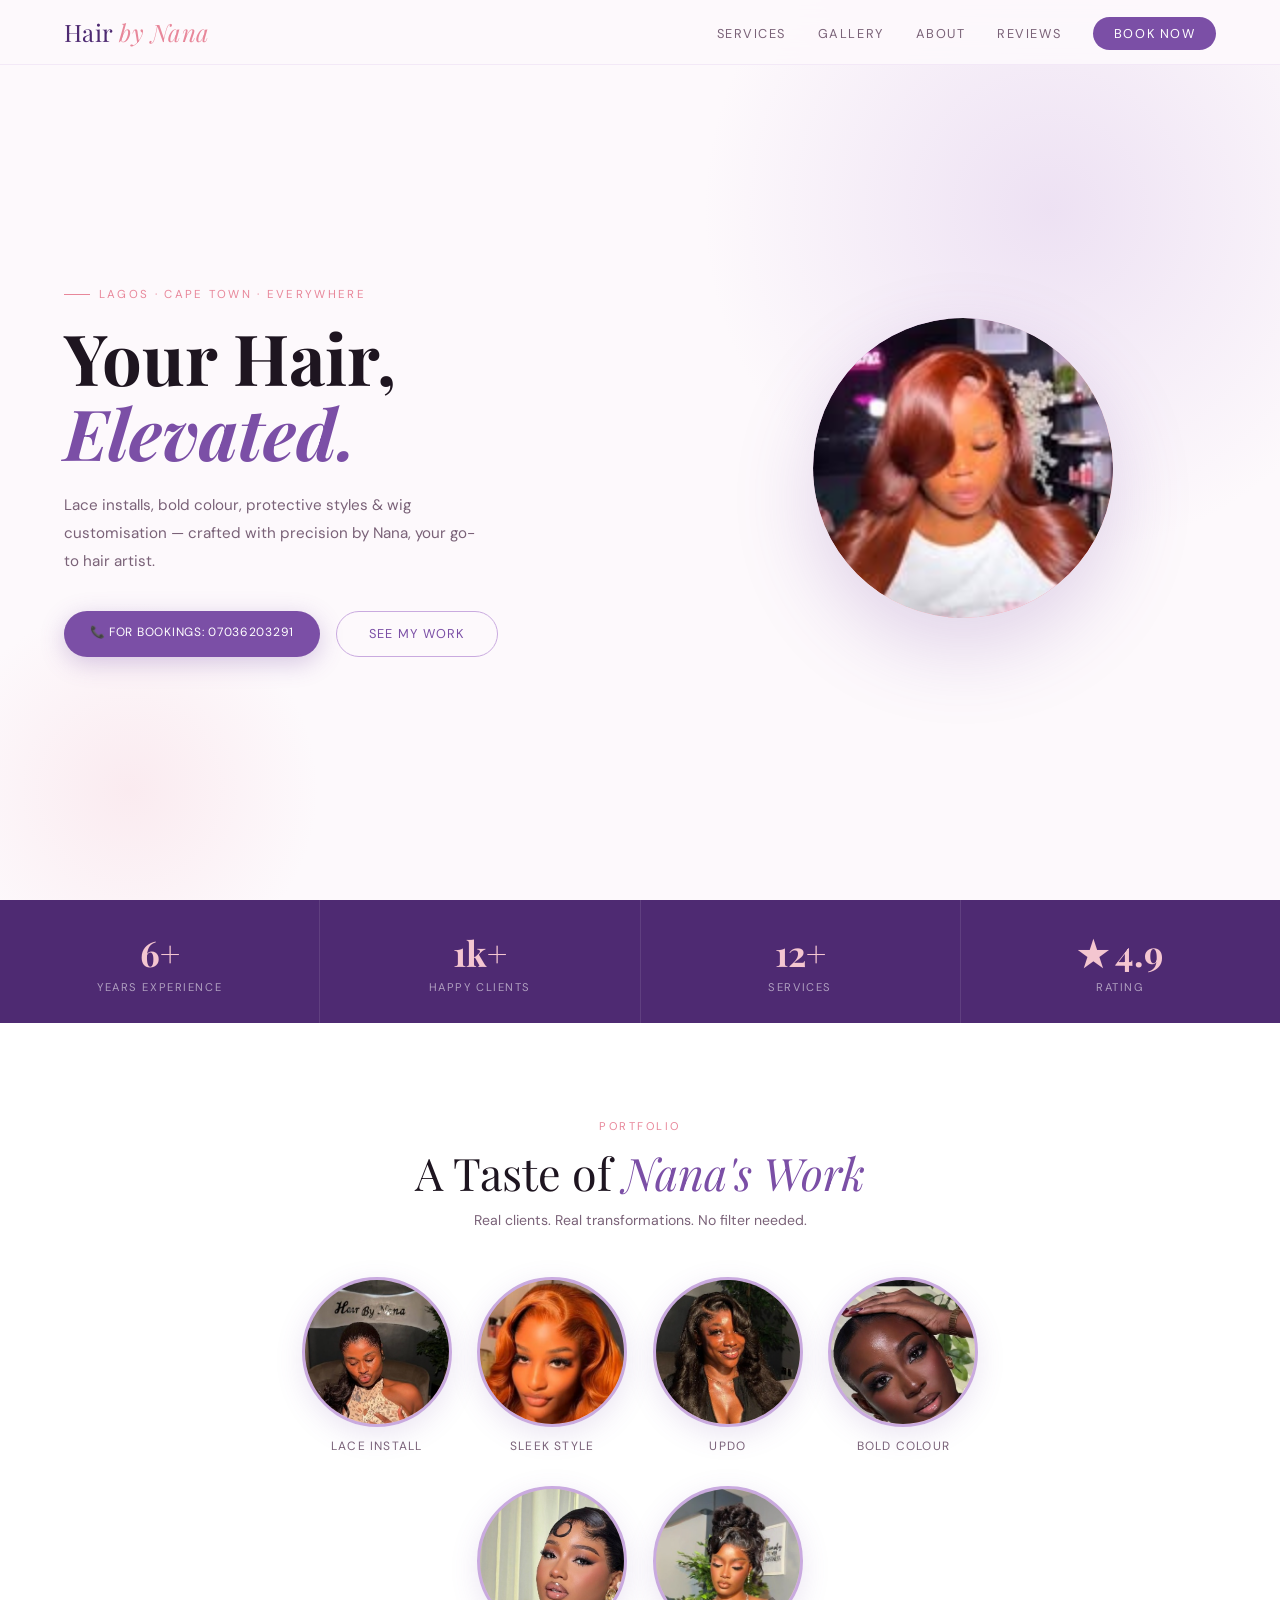
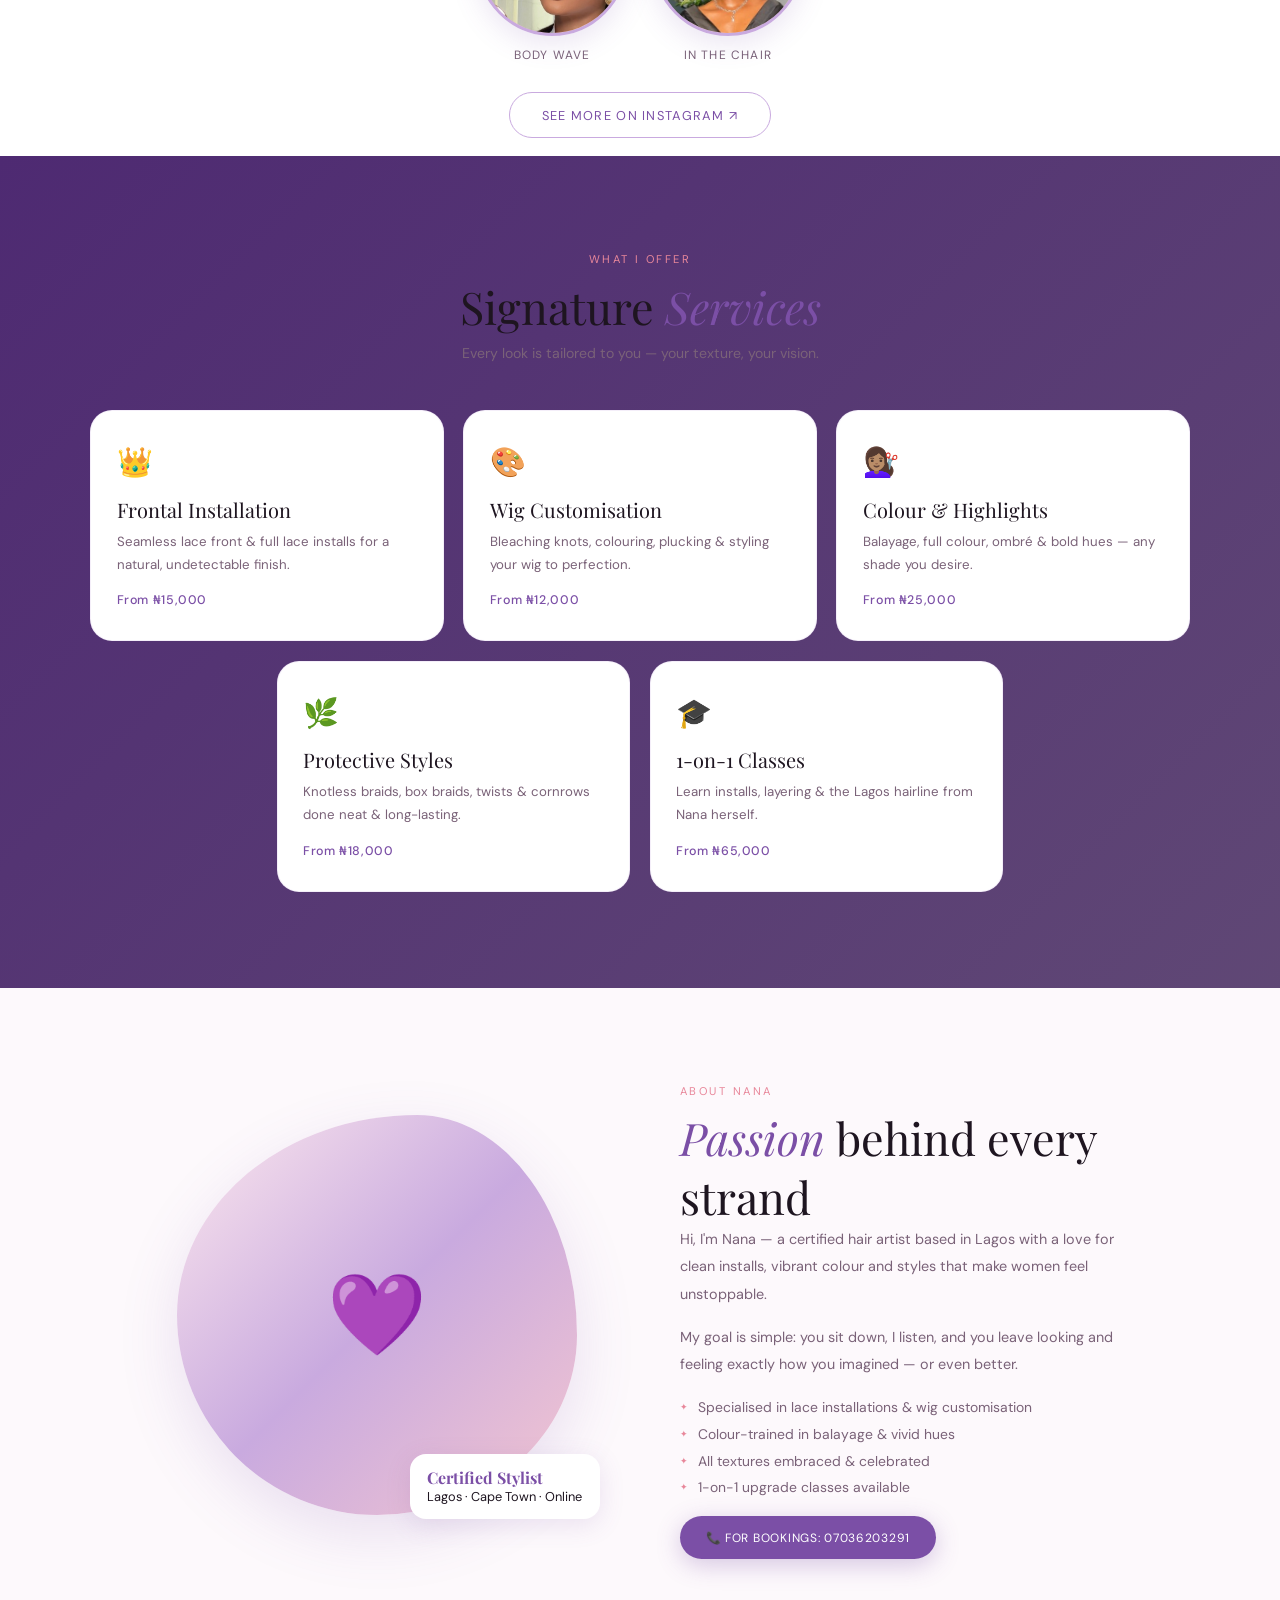
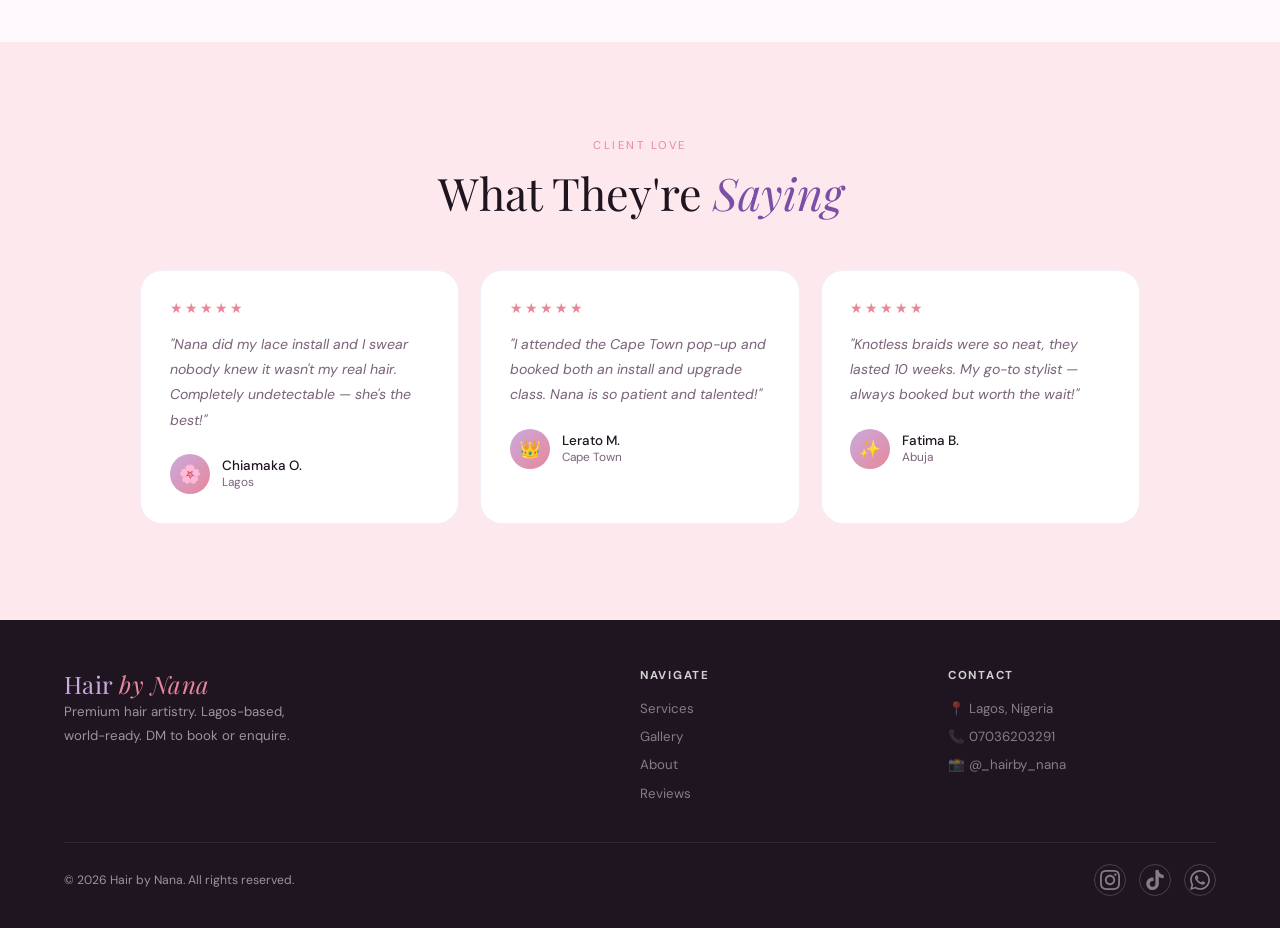
<file: index.html>
<!DOCTYPE html>
<html lang="en">

<head>
    <meta charset="UTF-8" />
    <meta name="viewport" content="width=device-width, initial-scale=1.0" />
    <title>Hair by Nana</title>
    <link
        href="https://fonts.googleapis.com/css2?family=Playfair+Display:ital,wght@0,400;0,700;1,400;1,700&family=DM+Sans:wght@300;400;500&display=swap"
        rel="stylesheet" />
    <link rel="stylesheet" href="nana.css" />
</head>

<body>

    <!-- NAV -->
    <nav id="nav">
        <div class="logo">Hair <span>by Nana</span></div>
        <ul class="nav-links" id="navLinks">
            <li><a href="#services">Services</a></li>
            <li><a href="#works">Gallery</a></li>
            <li><a href="#about">About</a></li>
            <li><a href="#testimonials">Reviews</a></li>
            <li><a href="https://www.instagram.com/_hairby_nana/" class="nav-book">Book Now</a></li>
        </ul>
        <div class="burger" id="burger">
            <span></span><span></span><span></span>
        </div>
    </nav>

    <!-- HERO -->
    <section id="hero">
        <div class="hero-text">
            <div class="eyebrow">Lagos · Cape Town · Everywhere</div>
            <h1>Your Hair,<br /><em>Elevated.</em></h1>
            <p class="hero-sub">Lace installs, bold colour, protective styles & wig customisation — crafted with
                precision by Nana, your go-to hair artist.</p>
            <div class="btn-row">
                <a href="tel:07036203291" class="btn-primary btn-phone">📞 For Bookings: 07036203291</a>
                <a href="#works" class="btn-ghost desktop-only">See My Work</a>
                <a href="#works" class="btn-ghost mobile-only">✨ Slay First, Ask Later</a>
            </div>
        </div>

        <div class="hero-side">
            <div class="main-circle">
                <a href="https://www.instagram.com/_hairby_nana/" class="nana-icon">
                    <img src="nana-icon.jpeg"
                        alt="Hair by Nana" />
                </a>
            </div>
        </div>
    </section>

    <!-- STATS -->
    <div class="stats-bar">
        <div class="stat">
            <div class="stat-n">6+</div>
            <div class="stat-l">Years Experience</div>
        </div>
        <div class="stat">
            <div class="stat-n">1k+</div>
            <div class="stat-l">Happy Clients</div>
        </div>
        <div class="stat">
            <div class="stat-n">12+</div>
            <div class="stat-l">Services</div>
        </div>
        <div class="stat">
            <div class="stat-n">★ 4.9</div>
            <div class="stat-l">Rating</div>
        </div>
    </div>

    <!-- WORKS -->
    <section id="works">
        <div class="sec-head">
            <div class="sec-tag">Portfolio</div>
            <h2>A Taste of <em>Nana's Work</em></h2>
            <p class="sec-sub">Real clients. Real transformations. No filter needed.</p>
        </div>
        <div class="works-scroll">
            <div class="work-item">
                <div class="work-circle">
                    <a
                        href="https://www.instagram.com/p/DXPuLOkjlx8/?utm_source=ig_web_copy_link&igsh=MzRlODBiNWFlZA==">
                        <img src="hairbynana2.jpeg" alt="Lace install" />
                    </a>
                </div>
                <div class="work-label">Lace Install</div>
            </div>
            <div class="work-item">
                <div class="work-circle">
                    <a
                        href="https://www.instagram.com/reel/DW3E9cxjMmu/?utm_source=ig_web_copy_link&igsh=MzRlODBiNWFlZA==">
                        <img src="hairbynana3.jpeg" alt="Sleek Style" />
                    </a>
                </div>
                <div class="work-label">Sleek Style</div>
            </div>
            <div class="work-item">
                <div class="work-circle">
                    <a
                        href="https://www.instagram.com/reel/DV264ULjGN4/?utm_source=ig_web_copy_link&igsh=MzRlODBiNWFlZA==">
                        <img src="hairbynana4.jpeg" alt="Updo" />
                    </a>
                </div>
                <div class="work-label">Updo</div>
            </div>
            <div class="work-item">
                <div class="work-circle">
                    <a
                        href="https://www.instagram.com/p/DVkJUIVgh-T/?utm_source=ig_web_copy_link&igsh=MzRlODBiNWFlZA==">
                        <img src="hairbynana5.jpeg" alt="Colour" />
                    </a>
                </div>
                <div class="work-label">Bold Colour</div>
            </div>
            <div class="work-item">
                <div class="work-circle">
                    <a
                        href="https://www.instagram.com/p/DVcYW6fgmcF/?utm_source=ig_web_copy_link&igsh=MzRlODBiNWFlZA==">
                        <img src="hairbynana6.jpeg" alt="Body Wave" />
                    </a>
                </div>
                <div class="work-label">Body Wave</div>
            </div>
            <div class="work-item">
                <div class="work-circle">
                    <a
                        href="https://www.instagram.com/reel/DVrIyLVDhIh/?utm_source=ig_web_copy_link&igsh=MzRlODBiNWFlZA==">
                        <img src="hairbynana7.png" alt="In the Chair" />
                    </a>
                </div>
                <div class="work-label">In the Chair</div>
            </div>
        </div>
        <div style="text-align:center; margin-top:2.5rem;">
            <a href="https://www.instagram.com/_hairby_nana/" target="_blank" class="btn-ghost">See More on
                Instagram ↗</a>
        </div>
    </section>

    <!-- SERVICES -->
    <section id="services">
        <div class="sec-head">
            <div class="sec-tag">What I Offer</div>
            <h2>Signature <em>Services</em></h2>
            <p class="sec-sub">Every look is tailored to you — your texture, your vision.</p>
        </div>
        <div class="services-grid">
            <div class="s-card">
                <div class="s-icon">👑</div>
                <div class="s-name">Frontal Installation</div>
                <p class="s-desc">Seamless lace front & full lace installs for a natural, undetectable finish.</p>
                <div class="s-price">From ₦15,000</div>
            </div>
            <div class="s-card">
                <div class="s-icon">🎨</div>
                <div class="s-name">Wig Customisation</div>
                <p class="s-desc">Bleaching knots, colouring, plucking & styling your wig to perfection.</p>
                <div class="s-price">From ₦12,000</div>
            </div>
            <div class="s-card">
                <div class="s-icon">💇🏽‍♀️</div>
                <div class="s-name">Colour & Highlights</div>
                <p class="s-desc">Balayage, full colour, ombré & bold hues — any shade you desire.</p>
                <div class="s-price">From ₦25,000</div>
            </div>
            <div class="s-card">
                <div class="s-icon">🌿</div>
                <div class="s-name">Protective Styles</div>
                <p class="s-desc">Knotless braids, box braids, twists & cornrows done neat & long-lasting.</p>
                <div class="s-price">From ₦18,000</div>
            </div>
            <div class="s-card">
                <div class="s-icon">🎓</div>
                <div class="s-name">1-on-1 Classes</div>
                <p class="s-desc">Learn installs, layering & the Lagos hairline from Nana herself.</p>
                <div class="s-price">From ₦65,000</div>
            </div>
        </div>
    </section>

    <!-- ABOUT -->
    <section id="about" style="padding: 6rem 5%;">
        <div class="about-blob-wrap">
            <div class="about-blob">💜</div>
            <div class="about-chip">
                <strong>Certified Stylist</strong>
                Lagos · Cape Town · Online
            </div>
        </div>
        <div class="about-text">
            <div class="sec-tag">About Nana</div>
            <h2><em>Passion</em> behind every strand</h2>
            <p>Hi, I'm Nana — a certified hair artist based in Lagos with a love for clean installs, vibrant colour
                and styles that make women feel unstoppable.</p>
            <p>My goal is simple: you sit down, I listen, and you leave looking and feeling exactly how you imagined
                — or even better.</p>
            <ul class="about-list">
                <li>Specialised in lace installations & wig customisation</li>
                <li>Colour-trained in balayage & vivid hues</li>
                <li>All textures embraced & celebrated</li>
                <li>1-on-1 upgrade classes available</li>
            </ul>
            <a href="tel:07036203291" class="btn-primary btn-phone">📞 For Bookings: 07036203291</a>
        </div>
    </section>

    <!-- TESTIMONIALS -->
    <section id="testimonials">
        <div class="sec-head">
            <div class="sec-tag">Client Love</div>
            <h2>What They're <em>Saying</em></h2>
        </div>
        <div class="testi-grid">
            <div class="testi-card">
                <div class="stars">★★★★★</div>
                <p class="testi-q">"Nana did my lace install and I swear nobody knew it wasn't my real hair.
                    Completely undetectable — she's the best!"</p>
                <div class="testi-who">
                    <div class="testi-av">🌸</div>
                    <div>
                        <div class="testi-name">Chiamaka O.</div>
                        <div class="testi-role">Lagos</div>
                    </div>
                </div>
            </div>
            <div class="testi-card">
                <div class="stars">★★★★★</div>
                <p class="testi-q">"I attended the Cape Town pop-up and booked both an install and upgrade class.
                    Nana is so patient and talented!"</p>
                <div class="testi-who">
                    <div class="testi-av">👑</div>
                    <div>
                        <div class="testi-name">Lerato M.</div>
                        <div class="testi-role">Cape Town</div>
                    </div>
                </div>
            </div>
            <div class="testi-card">
                <div class="stars">★★★★★</div>
                <p class="testi-q">"Knotless braids were so neat, they lasted 10 weeks. My go-to stylist — always
                    booked but worth the wait!"</p>
                <div class="testi-who">
                    <div class="testi-av">✨</div>
                    <div>
                        <div class="testi-name">Fatima B.</div>
                        <div class="testi-role">Abuja</div>
                    </div>
                </div>
            </div>
        </div>
    </section>

    <!-- FOOTER -->
    <footer>
        <div class="foot-inner">
            <div class="foot-brand">
                <div class="logo" style="color:#C9AADF;">Hair <span style="color:#E8879A">by Nana</span></div>
                <p>Premium hair artistry. Lagos-based, world-ready. DM to book or enquire.</p>
            </div>
            <div class="foot-col">
                <h4>Navigate</h4>
                <ul>
                    <li><a href="#services">Services</a></li>
                    <li><a href="#works">Gallery</a></li>
                    <li><a href="#about">About</a></li>
                    <li><a href="#testimonials">Reviews</a></li>
                </ul>
            </div>
            <div class="foot-col">
                <h4>Contact</h4>
                <ul>
                    <li><a href="#">📍 Lagos, Nigeria</a></li>
                    <li><a href="tel:07036203291">📞 07036203291</a></li>
                    <li><a href="https://instagram.com/_hairby_nana" target="_blank">📸 @_hairby_nana</a></li>
                </ul>
            </div>
        </div>
    <div class="foot-bottom">
        <span>© 2026 Hair by Nana. All rights reserved.</span>
        <div class="socials">
            <!-- Instagram -->
            <a href="https://instagram.com/_hairby_nana" target="_blank" aria-label="Instagram">
                <svg xmlns="http://www.w3.org/2000/svg" width="20" height="20" viewBox="0 0 24 24" fill="currentColor">
                    <path
                        d="M12 2.163c3.204 0 3.584.012 4.85.07 3.252.148 4.771 1.691 4.919 4.919.058 1.265.069 1.645.069 4.849 0 3.205-.012 3.584-.069 4.849-.149 3.225-1.664 4.771-4.919 4.919-1.266.058-1.644.07-4.85.07-3.204 0-3.584-.012-4.849-.07-3.26-.149-4.771-1.699-4.919-4.92-.058-1.265-.07-1.644-.07-4.849 0-3.204.013-3.583.07-4.849.149-3.227 1.664-4.771 4.919-4.919 1.266-.057 1.645-.069 4.849-.069zm0-2.163c-3.259 0-3.667.014-4.947.072-4.358.2-6.78 2.618-6.98 6.98-.059 1.281-.073 1.689-.073 4.948 0 3.259.014 3.668.072 4.948.2 4.358 2.618 6.78 6.98 6.98 1.281.058 1.689.072 4.948.072 3.259 0 3.668-.014 4.948-.072 4.354-.2 6.782-2.618 6.979-6.98.059-1.28.073-1.689.073-4.948 0-3.259-.014-3.667-.072-4.947-.196-4.354-2.617-6.78-6.979-6.98-1.281-.059-1.69-.073-4.949-.073zm0 5.838c-3.403 0-6.162 2.759-6.162 6.162s2.759 6.163 6.162 6.163 6.162-2.759 6.162-6.163c0-3.403-2.759-6.162-6.162-6.162zm0 10.162c-2.209 0-4-1.79-4-4 0-2.209 1.791-4 4-4s4 1.791 4 4c0 2.21-1.791 4-4 4zm6.406-11.845c-.796 0-1.441.645-1.441 1.44s.645 1.44 1.441 1.44c.795 0 1.439-.645 1.439-1.44s-.644-1.44-1.439-1.44z" />
                </svg>
            </a>
    
            <!-- TikTok -->
            <a href="https://instagram.com/_hairby_nana" aria-label="TikTok">
                <svg xmlns="http://www.w3.org/2000/svg" width="20" height="20" viewBox="0 0 24 24" fill="currentColor">
                    <path
                        d="M12.525.02c1.31-.02 2.61-.01 3.91-.02.08 1.53.63 3.09 1.75 4.17 1.12 1.11 2.7 1.62 4.24 1.79v4.03c-1.44-.05-2.89-.35-4.2-.97-.57-.26-1.1-.59-1.62-.93-.01 2.92.01 5.84-.02 8.75-.08 1.4-.54 2.79-1.35 3.94-1.31 1.92-3.58 3.17-5.91 3.21-1.43.08-2.86-.31-4.08-1.03-2.02-1.19-3.44-3.37-3.65-5.71-.02-.5-.03-1-.01-1.49.18-1.9 1.12-3.72 2.58-4.96 1.66-1.44 3.98-2.13 6.15-1.72.02 1.48-.04 2.96-.04 4.44-.99-.32-2.15-.23-3.02.37-.63.41-1.11 1.04-1.36 1.75-.21.51-.15 1.07-.14 1.61.24 1.64 1.82 3.02 3.5 2.87 1.12-.01 2.19-.66 2.77-1.61.19-.33.4-.67.41-1.06.1-1.79.06-3.57.07-5.36.01-4.03-.01-8.05.02-12.07z" />
                </svg>
            </a>
    
            <!-- WhatsApp -->
            <a href="https://wa.me/2347036203291" aria-label="WhatsApp">
                <svg xmlns="http://www.w3.org/2000/svg" width="20" height="20" viewBox="0 0 24 24" fill="currentColor">
                    <path
                        d="M17.472 14.382c-.297-.149-1.758-.867-2.03-.967-.273-.099-.471-.148-.67.15-.197.297-.767.966-.94 1.164-.173.199-.347.223-.644.075-.297-.15-1.255-.463-2.39-1.475-.883-.788-1.48-1.761-1.653-2.059-.173-.297-.018-.458.13-.606.134-.133.298-.347.446-.52.149-.174.198-.298.298-.497.099-.198.05-.371-.025-.52-.075-.149-.669-1.612-.916-2.207-.242-.579-.487-.5-.669-.51-.173-.008-.371-.01-.57-.01-.198 0-.52.074-.792.372-.272.297-1.04 1.016-1.04 2.479 0 1.462 1.065 2.875 1.213 3.074.149.198 2.096 3.2 5.077 4.487.709.306 1.262.489 1.694.625.712.227 1.36.195 1.871.118.571-.085 1.758-.719 2.006-1.413.248-.694.248-1.289.173-1.413-.074-.124-.272-.198-.57-.347m-5.421 7.403h-.004a9.87 9.87 0 01-5.031-1.378l-.361-.214-3.741.982.998-3.648-.235-.374a9.86 9.86 0 01-1.51-5.26c.001-5.45 4.436-9.884 9.888-9.884 2.64 0 5.122 1.03 6.988 2.898a9.825 9.825 0 012.893 6.994c-.003 5.45-4.437 9.884-9.885 9.884m8.413-18.297A11.815 11.815 0 0012.05 0C5.495 0 .16 5.335.157 11.892c0 2.096.547 4.142 1.588 5.945L.057 24l6.305-1.654a11.882 11.882 0 005.683 1.448h.005c6.554 0 11.89-5.335 11.893-11.893a11.821 11.821 0 00-3.48-8.413z" />
                </svg>
            </a>
        </div>
    </div>
    </footer>

    <script>
        const burger = document.getElementById('burger');
        const navLinks = document.getElementById('navLinks');
        burger.addEventListener('click', () => navLinks.classList.toggle('open'));
        navLinks.querySelectorAll('a').forEach(a => a.addEventListener('click', () =>
            navLinks.classList.remove('open')));
        window.addEventListener('scroll', () => {
            document.getElementById('nav').style.boxShadow = scrollY > 20 ? '0 4px 20px rgba(123,79,166,.1)' :
                'none';
        });
    </script>

</body>

</html>



<!-- FIND this: -->

<!-- REPLACE with: -->
</file>
<file: nana.css>
:root {
    --plum: #7B4FA6;
    --deep: #4E2A72;
    --lavender: #C9AADF;
    --blush: #F4C6D0;
    --petal: #FDE8EE;
    --rose: #E8879A;
    --cream: #FDF9FC;
    --charcoal: #1E1520;
    --mid: #7A6278;
    --f-display: 'Playfair Display', serif;
    --f-body: 'DM Sans', sans-serif;
}

*,
*::before,
*::after {
    box-sizing: border-box;
    margin: 0;
    padding: 0;
}

html {
    scroll-behavior: smooth;
}

body {
    font-family: var(--f-body);
    background: var(--cream);
    color: var(--charcoal);
    overflow-x: hidden;
}

/* NAV */
nav {
    position: fixed;
    inset: 0 0 auto 0;
    z-index: 200;
    display: flex;
    align-items: center;
    justify-content: space-between;
    padding: 1rem 5%;
    background: rgba(253, 249, 252, 0.9);
    backdrop-filter: blur(14px);
    border-bottom: 1px solid rgba(201, 170, 223, .2);
    transition: box-shadow .3s;
}

.logo {
    font-family: var(--f-display);
    font-size: 1.5rem;
    color: var(--deep);
    letter-spacing: .02em;
}

.logo span {
    color: var(--rose);
    font-style: italic;
}

.nav-links {
    display: flex;
    gap: 2rem;
    list-style: none;
    align-items: center;
}

.nav-links a {
    font-size: .8rem;
    letter-spacing: .12em;
    text-transform: uppercase;
    color: var(--mid);
    text-decoration: none;
    transition: color .2s;
}

.nav-links a:hover {
    color: var(--plum);
}

.nav-book {
    background: var(--plum);
    color: #fff !important;
    padding: .5rem 1.3rem;
    border-radius: 50px;
    transition: background .2s, transform .2s !important;
}

.nav-book:hover {
    background: var(--rose) !important;
    color: var(--charcoal) !important;
    transform: translateY(-1px);
}

.burger {
    display: none;
    flex-direction: column;
    gap: 5px;
    cursor: pointer;
}

.burger span {
    width: 22px;
    height: 2px;
    background: var(--plum);
    border-radius: 2px;
}

/* SHOW/HIDE DESKTOP VS MOBILE BUTTONS */
.mobile-only {
    display: none;
}

.desktop-only {
    display: inline-flex;
}

/* HERO */
#hero {
    min-height: 100vh;
    display: grid;
    grid-template-columns: 1.1fr 1fr;
    align-items: center;
    gap: 4rem;
    padding: 100px 5% 4rem;
    position: relative;
    overflow: hidden;
}

#hero::before {
    content: '';
    position: absolute;
    top: -140px;
    right: -120px;
    width: 700px;
    height: 700px;
    background: radial-gradient(ellipse, rgba(201, 170, 223, .3) 0%, transparent 70%);
    border-radius: 50%;
    pointer-events: none;
}

#hero::after {
    content: '';
    position: absolute;
    bottom: -80px;
    left: -60px;
    width: 380px;
    height: 380px;
    background: radial-gradient(ellipse, rgba(244, 198, 208, .28) 0%, transparent 70%);
    border-radius: 50%;
    pointer-events: none;
}

.hero-text {
    position: relative;
    z-index: 1;
    animation: fadeUp .9s ease both;
}

.eyebrow {
    display: inline-flex;
    align-items: center;
    gap: .55rem;
    font-size: .72rem;
    letter-spacing: .2em;
    text-transform: uppercase;
    color: var(--rose);
    margin-bottom: 1.1rem;
}

.eyebrow::before {
    content: '';
    width: 26px;
    height: 1px;
    background: var(--rose);
}

h1 {
    font-family: var(--f-display);
    font-size: clamp(2.8rem, 5.5vw, 5rem);
    font-weight: 700;
    line-height: 1.07;
    color: var(--charcoal);
    margin-bottom: 1.3rem;
}

h1 em {
    color: var(--plum);
    font-style: italic;
}

.hero-sub {
    font-size: .95rem;
    line-height: 1.85;
    color: var(--mid);
    max-width: 420px;
    margin-bottom: 2.2rem;
}

.btn-row {
    display: flex;
    gap: 1rem;
    flex-wrap: wrap;
}

.btn-primary {
    background: var(--plum);
    color: #fff;
    padding: .85rem 2rem;
    border-radius: 50px;
    border: none;
    font-family: var(--f-body);
    font-size: .8rem;
    letter-spacing: .1em;
    text-transform: uppercase;
    text-decoration: none;
    cursor: pointer;
    box-shadow: 0 6px 24px rgba(123, 79, 166, .3);
    transition: background .25s, transform .2s, box-shadow .25s;
}

.btn-primary.btn-phone {
    font-size: .75rem;
    letter-spacing: .06em;
    padding: .85rem 1.6rem;
}

.btn-primary:hover {
    background: var(--deep);
    transform: translateY(-2px);
    box-shadow: 0 10px 32px rgba(78, 42, 114, .35);
}

.btn-ghost {
    background: transparent;
    color: var(--plum);
    padding: .85rem 2rem;
    border-radius: 50px;
    border: 1.5px solid var(--lavender);
    font-family: var(--f-body);
    font-size: .8rem;
    letter-spacing: .1em;
    text-transform: uppercase;
    text-decoration: none;
    cursor: pointer;
    transition: all .25s;
}

.btn-ghost:hover {
    border-color: var(--plum);
    background: rgba(128, 0, 128, 0.1);
}

/* HERO SIDE */
.hero-side {
    position: relative;
    z-index: 1;
    animation: fadeUp .9s .18s ease both;
    display: flex;
    margin-left: 9vw;
    padding-right: 0.1rem;
}

.main-circle {
    width: min(300px, 60vw);
    height: min(300px, 90vw);
    border-radius: 50%;
    background: linear-gradient(145deg, var(--lavender) 0%, var(--blush) 60%, var(--rose) 100%);
    overflow: hidden;
    box-shadow: 0 30px 80px rgba(123, 79, 166, .22);
    flex-shrink: 0;
}

.main-circle img {
    width: 100%;
    height: 100%;
    object-fit: cover;
    object-position: center top;
    clip-path: circle(50% at 50% 50%);
}

.nana-icon img {
    transition: transform .3s ease;
    width: 100%;
    height: 100%;
    object-fit: cover;
    object-position: center top;
    clip-path: circle(50% at 50% 50%);
    display: block;
}

.nana-icon img:hover {
    transform: scale(1.08);
}

/* STATS */
.stats-bar {
    background: var(--deep);
    display: flex;
    justify-content: center;
    flex-wrap: wrap;
}

.stat {
    flex: 1;
    min-width: 130px;
    padding: 1.8rem 1rem;
    text-align: center;
    border-right: 1px solid rgba(255, 255, 255, .1);
}

.stat:last-child {
    border-right: none;
}

.stat-n {
    font-family: var(--f-display);
    font-size: 2.2rem;
    font-weight: 700;
    color: var(--blush);
}

.stat-l {
    font-size: .7rem;
    letter-spacing: .14em;
    text-transform: uppercase;
    color: rgba(255, 255, 255, .55);
    margin-top: .25rem;
}

/* SECTIONS */
section {
    padding: 6rem 5%;
}

.sec-head {
    text-align: center;
    margin-bottom: 3rem;
}

.sec-tag {
    font-size: .7rem;
    letter-spacing: .22em;
    text-transform: uppercase;
    color: var(--rose);
    margin-bottom: .65rem;
}

h2 {
    font-family: var(--f-display);
    font-size: clamp(2rem, 3.5vw, 3rem);
    font-weight: 400;
}

h2 em {
    color: var(--plum);
    font-style: italic;
}

.sec-sub {
    font-size: .88rem;
    color: var(--mid);
    margin-top: .55rem;
}

/* SERVICES */
#services {
    background: linear-gradient(135deg, var(--deep) 0%, #3a1d55ce 100%);
}

.services-grid {
    display: grid;
    grid-template-columns: repeat(6, 1fr);
    gap: 1.2rem;
    max-width: 1100px;
    margin: 0 auto;
}

.s-card:nth-child(1) {
    grid-column: 1 / 3;
}

.s-card:nth-child(2) {
    grid-column: 3 / 5;
}

.s-card:nth-child(3) {
    grid-column: 5 / 7;
}

.s-card:nth-child(4) {
    grid-column: 2 / 4;
}

.s-card:nth-child(5) {
    grid-column: 4 / 6;
}

.s-card {
    background: #fff;
    border-radius: 22px;
    padding: 2rem 1.6rem;
    border: 1px solid rgba(201, 170, 223, .2);
    transition: transform .3s, box-shadow .3s;
    position: relative;
    overflow: hidden;
}

.s-card::before {
    content: '';
    position: absolute;
    top: 0;
    left: 0;
    right: 0;
    height: 3px;
    background: linear-gradient(90deg, var(--lavender), var(--rose));
    transform: scaleX(0);
    transform-origin: left;
    transition: transform .35s;
}

.s-card:hover {
    transform: translateY(-5px);
    box-shadow: 0 14px 44px rgba(123, 79, 166, .12);
}

.s-card:hover::before {
    transform: scaleX(1);
}

.s-icon {
    font-size: 1.8rem;
    margin-bottom: .9rem;
}

.s-name {
    font-family: var(--f-display);
    font-size: 1.25rem;
    margin-bottom: .45rem;
}

.s-desc {
    font-size: .83rem;
    color: var(--mid);
    line-height: 1.75;
}

.s-price {
    margin-top: 1rem;
    font-size: .78rem;
    color: var(--plum);
    font-weight: 500;
    letter-spacing: .05em;
}

/* WORKS */
#works {
    background: #fff;
    padding-bottom: 2rem;
}

.works-scroll {
    display: grid;
    grid-template-columns: repeat(4, 150px);
    gap: 2rem 1.6rem;
    justify-content: center;
    max-width: 1100px;
    margin: 0 auto;
}

.work-item:nth-child(5) {
    grid-column: 2 / 3;
}

.work-item:nth-child(6) {
    grid-column: 3 / 4;
}

.work-item {
    display: flex;
    flex-direction: column;
    align-items: center;
    gap: .7rem;
}

.work-circle {
    width: 150px;
    height: 150px;
    border-radius: 50%;
    overflow: hidden;
    position: relative;
    border: 3px solid var(--lavender);
    box-shadow: 0 8px 28px rgba(123, 79, 166, .15);
    transition: transform .3s, box-shadow .3s, border-color .3s;
    background: linear-gradient(135deg, var(--lavender), var(--blush));
    display: flex;
    align-items: center;
    justify-content: center;
}

.work-circle a {
    width: 100%;
    height: 100%;
    display: block;
}

.work-circle img {
    width: 100%;
    height: 100%;
    object-fit: cover;
    object-position: center top;
    display: block;
}

.work-circle:hover {
    transform: scale(1.08);
    box-shadow: 0 14px 38px rgba(123, 79, 166, .25);
    border-color: var(--rose);
}

.work-label {
    font-size: .75rem;
    letter-spacing: .1em;
    text-transform: uppercase;
    color: var(--mid);
    text-align: center;
}

/* ABOUT */
#about {
    display: grid;
    grid-template-columns: 1fr 1fr;
    gap: 5rem;
    align-items: center;
    max-width: 1100px;
    margin: 0 auto;
}

.about-blob-wrap {
    position: relative;
}

.about-blob {
    width: 100%;
    max-width: 400px;
    aspect-ratio: 1;
    border-radius: 60% 40% 50% 50% / 50% 55% 45% 50%;
    background: linear-gradient(135deg, var(--petal), var(--lavender) 50%, var(--blush) 100%);
    margin: 0 auto;
    display: flex;
    align-items: center;
    justify-content: center;
    font-size: 5rem;
    box-shadow: 0 20px 60px rgba(123, 79, 166, .15);
}

.about-chip {
    position: absolute;
    bottom: -4px;
    right: 0;
    background: #fff;
    border-radius: 16px;
    padding: .85rem 1.1rem;
    box-shadow: 0 6px 26px rgba(123, 79, 166, .14);
    font-size: .8rem;
}

.about-chip strong {
    display: block;
    font-size: 1rem;
    color: var(--plum);
    font-family: var(--f-display);
}

.about-text .sec-tag {
    text-align: left;
}

.about-text h2 {
    text-align: left;
}

.about-text p {
    font-size: .9rem;
    color: var(--mid);
    line-height: 1.9;
    margin-bottom: 1rem;
}

.about-list {
    list-style: none;
    margin: 1.2rem 0 1.8rem;
}

.about-list li {
    font-size: .87rem;
    color: var(--mid);
    display: flex;
    align-items: center;
    gap: .6rem;
    margin-bottom: .55rem;
}

.about-list li::before {
    content: '✦';
    color: var(--rose);
    font-size: .55rem;
}

/* TESTIMONIALS */
#testimonials {
    background: var(--petal);
}

.testi-grid {
    display: grid;
    grid-template-columns: repeat(auto-fit, minmax(260px, 1fr));
    gap: 1.3rem;
    max-width: 1000px;
    margin: 0 auto;
}

.testi-card {
    background: #fff;
    border-radius: 22px;
    padding: 1.8rem;
    border: 1px solid rgba(201, 170, 223, .2);
}

.stars {
    color: var(--rose);
    letter-spacing: 2px;
    margin-bottom: .9rem;
    font-size: .9rem;
}

.testi-q {
    font-size: .88rem;
    color: var(--mid);
    line-height: 1.8;
    font-style: italic;
    margin-bottom: 1.3rem;
}

.testi-who {
    display: flex;
    align-items: center;
    gap: .75rem;
}

.testi-av {
    width: 40px;
    height: 40px;
    border-radius: 50%;
    background: linear-gradient(135deg, var(--lavender), var(--rose));
    display: flex;
    align-items: center;
    justify-content: center;
    font-size: 1.1rem;
}

.testi-name {
    font-size: .84rem;
    font-weight: 500;
    color: var(--charcoal);
}

.testi-role {
    font-size: .74rem;
    color: var(--mid);
}

/* FOOTER */
footer {
    background: var(--charcoal);
    color: rgba(255, 255, 255, .55);
    padding: 3rem 5% 2rem;
}

.foot-inner {
    display: grid;
    grid-template-columns: 2fr 1fr 1fr;
    gap: 2.5rem;
    margin-bottom: 2rem;
}

.foot-brand p {
    font-size: .83rem;
    line-height: 1.8;
    max-width: 240px;
}

.foot-col h4 {
    font-size: .72rem;
    letter-spacing: .15em;
    text-transform: uppercase;
    color: rgba(255, 255, 255, .8);
    margin-bottom: .9rem;
}

.foot-col ul {
    list-style: none;
}

.foot-col li {
    margin-bottom: .45rem;
}

.foot-col a {
    font-size: .83rem;
    color: rgba(255, 255, 255, .45);
    text-decoration: none;
    transition: color .2s;
}

.foot-col a:hover {
    color: var(--lavender);
}

.foot-bottom {
    border-top: 1px solid rgba(255, 255, 255, .08);
    padding-top: 1.3rem;
    display: flex;
    justify-content: space-between;
    align-items: center;
    font-size: .76rem;
    flex-wrap: wrap;
    gap: .5rem;
}

.socials {
    display: flex;
    gap: .8rem;
}

.socials a {
    width: 32px;
    height: 32px;
    border-radius: 50%;
    border: 1px solid rgba(255, 255, 255, .18);
    display: flex;
    align-items: center;
    justify-content: center;
    color: rgba(255, 255, 255, .45);
    text-decoration: none;
    font-size: .75rem;
    transition: all .2s;
}

.socials a:hover {
    border-color: var(--lavender);
    color: var(--lavender);
}

/* ANIMATIONS */
@keyframes fadeUp {
    from {
        opacity: 0;
        transform: translateY(28px);
    }

    to {
        opacity: 1;
        transform: translateY(0);
    }
}

@keyframes pulse {

    0%,
    100% {
        opacity: 1;
        transform: scale(1);
    }

    50% {
        opacity: .55;
        transform: scale(1.35);
    }
}

@keyframes bob {

    0%,
    100% {
        transform: translateY(0);
    }

    50% {
        transform: translateY(-8px);
    }
}

/* ── RESPONSIVE 900px ── */
@media (max-width: 900px) {
    #hero {
        grid-template-columns: 1fr;
        text-align: center;
        padding-top: 100px;
        gap: 2.5rem;
        overflow: visible;
    }

    .hero-sub {
        margin: 0 auto 2rem;
    }

    .btn-row {
        justify-content: center;
    }

    .hero-side {
        order: -1;
    }

    #about {
        grid-template-columns: 1fr;
        gap: 3rem;
    }

    .about-text h2,
    .about-text .sec-tag {
        text-align: center;
    }

    .about-list {
        max-width: 360px;
        margin-left: auto;
        margin-right: auto;
    }

    .foot-inner {
        grid-template-columns: 1fr 1fr;
    }

    .services-grid {
        grid-template-columns: repeat(2, 1fr);
    }

    .s-card:nth-child(1),
    .s-card:nth-child(2),
    .s-card:nth-child(3),
    .s-card:nth-child(4),
    .s-card:nth-child(5) {
        grid-column: auto;
    }
}

/* ── RESPONSIVE 600px ── */
@media (max-width: 600px) {

    /* swap buttons */
    .mobile-only {
        display: inline-flex;
    }

    .desktop-only {
        display: none;
    }

    /* smaller Nana hero image */
    .main-circle {
        width: min(200px, 55vw);
        height: min(200px, 55vw);
    }

    .nav-links {
        display: none;
        flex-direction: column;
        position: absolute;
        top: 68px;
        left: 0;
        right: 0;
        background: #fff;
        padding: 1.3rem 5%;
        gap: 1rem;
        box-shadow: 0 6px 20px rgba(0, 0, 0, .07);
    }

    .nav-links.open {
        display: flex;
    }

    .burger {
        display: flex;
    }

    .stats-bar {
        flex-direction: column;
        align-items: center;
    }

    .stat {
        border-right: none;
        border-bottom: 1px solid rgba(255, 255, 255, .1);
        width: 100%;
    }

    .stat:last-child {
        border-bottom: none;
    }

    .foot-inner {
        grid-template-columns: 1fr;
    }

    .services-grid {
        grid-template-columns: 1fr;
    }

    .s-card:nth-child(1),
    .s-card:nth-child(2),
    .s-card:nth-child(3),
    .s-card:nth-child(4),
    .s-card:nth-child(5) {
        grid-column: auto;
    }

    /* hide last 2 gallery items on mobile */
    .work-item:nth-child(5),
    .work-item:nth-child(6) {
        display: none;
    }

    /* 2x2 grid for remaining 4 */
    .works-scroll {
        grid-template-columns: repeat(2, 120px);
    }

    .work-item:nth-child(1),
    .work-item:nth-child(2),
    .work-item:nth-child(3),
    .work-item:nth-child(4) {
        grid-column: auto;
    }

    .work-circle {
        width: 120px;
        height: 120px;
    }
}
</file>
